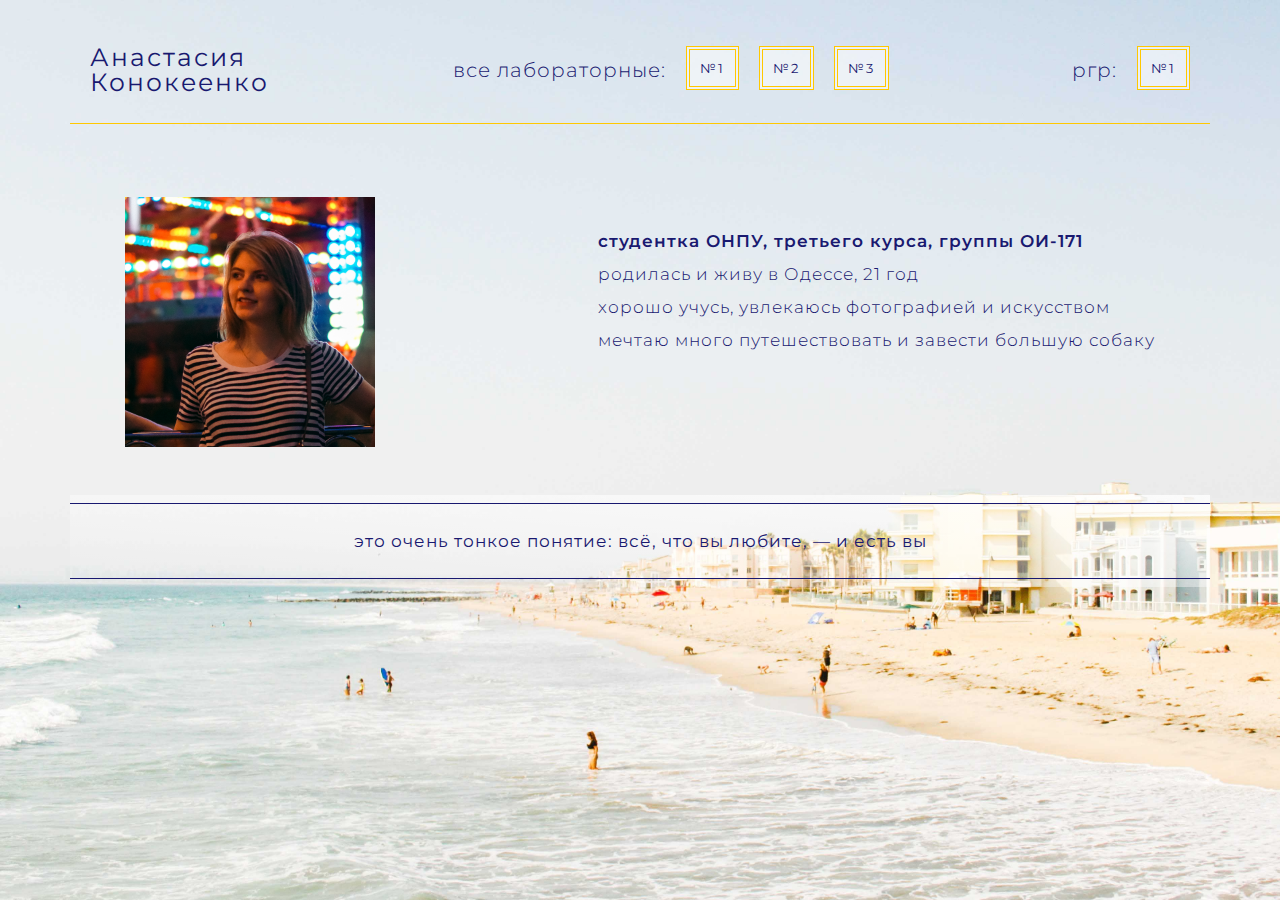
<file: index.html>
<!doctype html>
<html lang="en">
<head>
    <meta charset="UTF-8">
    <meta name="viewport" content="width=device-width, user-scalable=no, initial-scale=1.0, maximum-scale=1.0, minimum-scale=1.0">
    <title>лабораторные работы</title>

    <link href="https://fonts.googleapis.com/css?family=Lora:400|Montserrat:300,400,600&display=swap" rel="stylesheet">

    <link rel="stylesheet" href="css/reset.css">
    <link rel="stylesheet" href="css/main.css">
</head>

<body class="main" style="background-image: url(img/fon1.jpg); background-size: cover;">
    <div class="container">
        <header class="header">
            <a class="logo" href="index.html">
                <p class="logo-text">
                    Анастасия
                </p>
                <p class="logo-text">
                    Конокеенко
                </p>
            </a>
            <ul class="menu">
                <li class="menu-item">
                    <p class="menu-all-lab">все лабораторные:</p>
                </li>
                <li class="menu-item">
                    <a href="index.html">№1</a>
                </li>
                <li class="menu-item">
                    <a href="index2.html">№2</a>
                </li>
                <li class="menu-item">
                    <a href="index3.html">№3</a>
                </li>
            </ul>
            <ul class="menu RGR">
                <li class="menu-item">
                    <p class="menu-all-lab">ргр:</p>
                </li>
                <li class="menu-item">
                    <a href="ргр (one page love)/index.html">№1</a>
                </li>
            </ul>
            <hr class="line-header">
        </header>

        <div class="about">
            <div class="about-photo">
                <img src="img/я.png" alt="это я">
            </div>
            <div class="about-text">
                <p class="about-text-item">
                    <span>студентка ОНПУ, третьего курса, группы ОИ-171</span>
                </p>
                <p class="about-text-item">
                    родилась и живу в Одессе, 21 год
                </p>
                <p class="about-text-item">
                    хорошо учусь, увлекаюсь фотографией и искусством
                </p class="about-text-item">
                    мечтаю много путешествовать и завести большую собаку 
                </p>
            </div>
        </div>

        <footer class="footer-1">
            <div class="quote">
                <hr class="line-footer">
                <p class="quote-text">
                    это очень тонкое понятие: всё, что вы любите, — и есть вы
                </p>
                <hr class="line-footer">
            </div>
        </footer>
    </div>
</body>
</html>
</file>
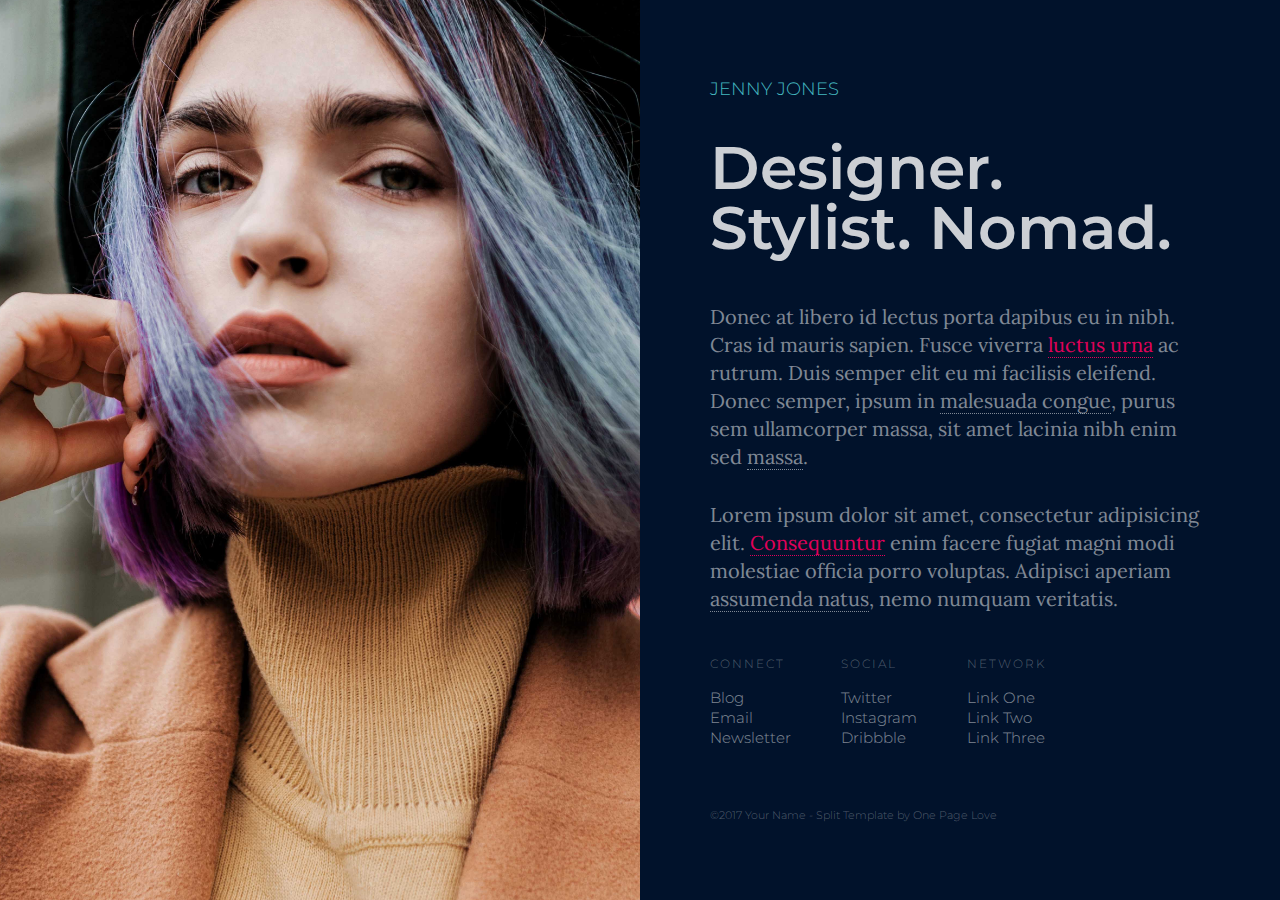
<file: ргр (one page love)/index.html>
<!doctype html>
<html lang="en">
<head>
    <meta charset="UTF-8">
    <meta name="viewport" content="width=device-width, user-scalable=no, initial-scale=1.0, maximum-scale=1.0, minimum-scale=1.0">
    <title>Jenny Jones</title>

    <link href="https://fonts.googleapis.com/css?family=Lora:400|Montserrat:300,400,600&display=swap" rel="stylesheet">

    <link rel="stylesheet" href="css/reset.css">
    <link rel="stylesheet" href="css/main.css">
</head>
<body class="main">
    <div class="wrap">
        <div class="background">
            <span style="background-image: url('images/portrait.jpg')"></span>
        </div>
        <div class="container">
            <div class="about">
                <div class="about-name">
                    <p>JENNY JONES</p>
                </div>
                <div class="about-title">
                    <p>Designer. Stylist. Nomad.</p>
                </div>
                <div class="about-text">
                    <p>
                        Donec at libero id lectus porta dapibus eu in nibh. Cras id mauris sapien. Fusce viverra
                        <a class="text-links-2" href="index2.html">luctus urna</a>
                        ac rutrum. Duis semper elit eu mi facilisis eleifend. Donec semper, ipsum in 
                        <a class="text-links" href="index2.html">malesuada congue</a>,
                        purus sem ullamcorper massa, sit amet lacinia nibh enim sed 
                        <a class="text-links" href="index2.html">massa</a>. 
                    </p>
                    <p>
                        Lorem ipsum dolor sit amet, consectetur adipisicing elit. 
                        <a class="text-links-2" href="index2.html">Consequuntur</a> 
                        enim facere fugiat magni modi molestiae officia porro voluptas. 
                        Adipisci aperiam <a class="text-links" href="index2.html">assumenda natus</a>,
                        nemo numquam veritatis. 
                    </p>
                </div>
            </div>
            <footer class="footer">
                <div class="contact">
                    <div class="contact-block">
                        <div class="contact-title">
                            <p>CONNECT</p>
                        </div>
                        <ul class="contact-links">
                            <li>
                                <a class="contact-links-item" href="index2.html">Blog</a>
                            </li>
                            <li>
                                <a class="contact-links-item" href="index2.html">Email</a>
                            </li>
                            <li>
                                <a class="contact-links-item" href="index2.html">Newsletter</a>
                            </li>
                        </ul>
                    </div>
                    <div class="contact-block">
                        <div class="contact-title">
                            <p>SOCIAL</p>
                        </div>
                        <ul class="contact-links">
                            <li>
                                <a class="contact-links-item" href="https://twitter.com">Twitter</a>
                            </li>
                            <li>
                                <a class="contact-links-item" href="https://instagram.com">Instagram</a>
                            </li>
                            <li>
                                <a class="contact-links-item" href="https://dribbble.com">Dribbble</a>
                            </li>
                        </ul>
                    </div>
                    <div class="contact-block">
                        <div class="contact-title">
                            <p>NETWORK</p>
                        </div>
                        <ul class="contact-links">
                            <li>
                                <a class="contact-links-item" href="index2.html">Link One</a>
                            </li>
                            <li>
                                <a class="contact-links-item" href="index2.html">Link Two</a>
                            </li>
                            <li>
                                <a class="contact-links-item" href="index2.html">Link Three</a>
                            </li>
                        </ul>
                    </div>
                </div>
                <div class="copyright">
                    <p>
                        ©2017
                        <a class="copyright-links" href="index2.html">Your Name</a>
                        -
                        <a class="copyright-links" href="index2.html">Split Template</a>
                        by
                        <a class="copyright-links" href="index2.html">One Page Love</a>
                    </p>
                </div>
            </footer>
        </div>
    </div>
</body>
</html>
</file>
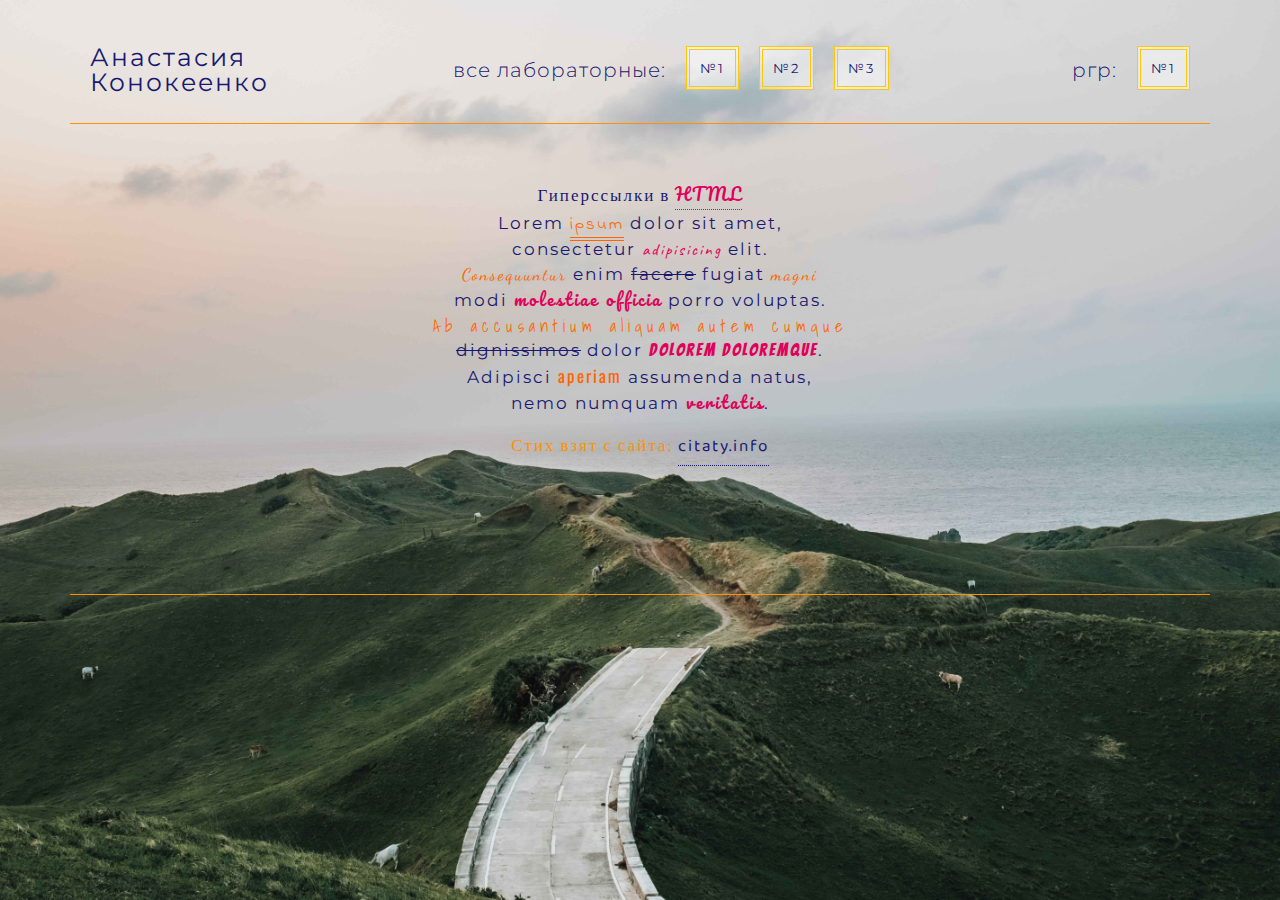
<file: index2.html>
<!doctype html>
<html lang="en">
<head>
    <meta charset="UTF-8">
    <meta name="viewport" content="width=device-width, user-scalable=no, initial-scale=1.0, maximum-scale=1.0, minimum-scale=1.0">
    <title>лабораторные работы</title>

    <link href="https://fonts.googleapis.com/css?family=Lora:400|Montserrat:300,400,600&display=swap" rel="stylesheet">
    <link href="https://fonts.googleapis.com/css2?family=Baloo+Bhaina+2:wght@400;600&family=Bangers&family=Caveat:wght@400;700&family=Comic+Neue:ital,wght@0,400;1,700&family=Dancing+Script:wght@400;700&family=Girassol&family=Indie+Flower&family=Lobster&family=Oswald:wght@200;600&family=Pacifico&family=Raleway:ital,wght@0,500;1,500;1,800&family=Shadows+Into+Light&display=swap" rel="stylesheet">


    <link rel="stylesheet" href="css/reset.css">
    <link rel="stylesheet" href="css/main.css">
</head>

<body class="main" style="background-image: url(img/fon2.jpg); background-size: cover;">
    <div class="container">
        <header class="header">
            <a class="logo" href="index.html">
                <p class="logo-text">
                    Анастасия
                </p>
                <p class="logo-text">
                    Конокеенко
                </p>
            </a>
            <ul class="menu">
                <li class="menu-item">
                    <p class="menu-all-lab">все лабораторные:</p>
                </li>
                <li class="menu-item">
                    <a href="index.html">№1</a>
                </li>
                <li class="menu-item">
                    <a href="index2.html">№2</a>
                </li>
                <li class="menu-item">
                    <a href="index3.html">№3</a>
                </li>
            </ul>
            <ul class="menu RGR">
                <li class="menu-item">
                    <p class="menu-all-lab">ргр:</p>
                </li>
                <li class="menu-item">
                    <a href="ргр (one page love)/index.html">№1</a>
                </li>
            </ul>
            <hr class="line-header-2">
        </header>
        <div class="about">
            <div class="about-font">
                <h1>
                    Гиперссылки в <span>HTML</span>
                </h1>
                <p class="about-font-one">
                    Lorem <span>ipsum</span> dolor sit amet, 
                </p>
                <p class="about-font-two">
                    consectetur <span>adipisicing</span> elit.
                </p>
                <p class="about-font-three">
                    <span>Consequuntur</span> enim <s>facere</s> fugiat <span>magni</span>
                </p>
                <p class="about-font-four">
                    modi <span>molestiae officia</span> porro voluptas.
                </p>
                <p class="about-font-five">
                    Ab accusantium aliquam autem cumque
                </p>
                <p class="about-font-six">
                    <s>dignissimos</s> dolor <span>dolorem doloremque</span>.
                </p>
                <p class="about-font-seven">
                    Adipisci <span>aperiam</span> assumenda natus,
                </p>
                <p class="about-font-eight">
                    nemo numquam <span>veritatis</span>.
                </p>
                <div class="about-link">
                    <p>
                        Стих взят с сайта:
                        <a href="https://citaty.info/random">citaty.info</a>
                    </p>
                </div>
            </div>
            
        </div>
        <footer class="footer">
            <div class="quote">
                <hr class="line-footer-2">
            </div>
        </footer>
    </div>
</body>
</html>
</file>
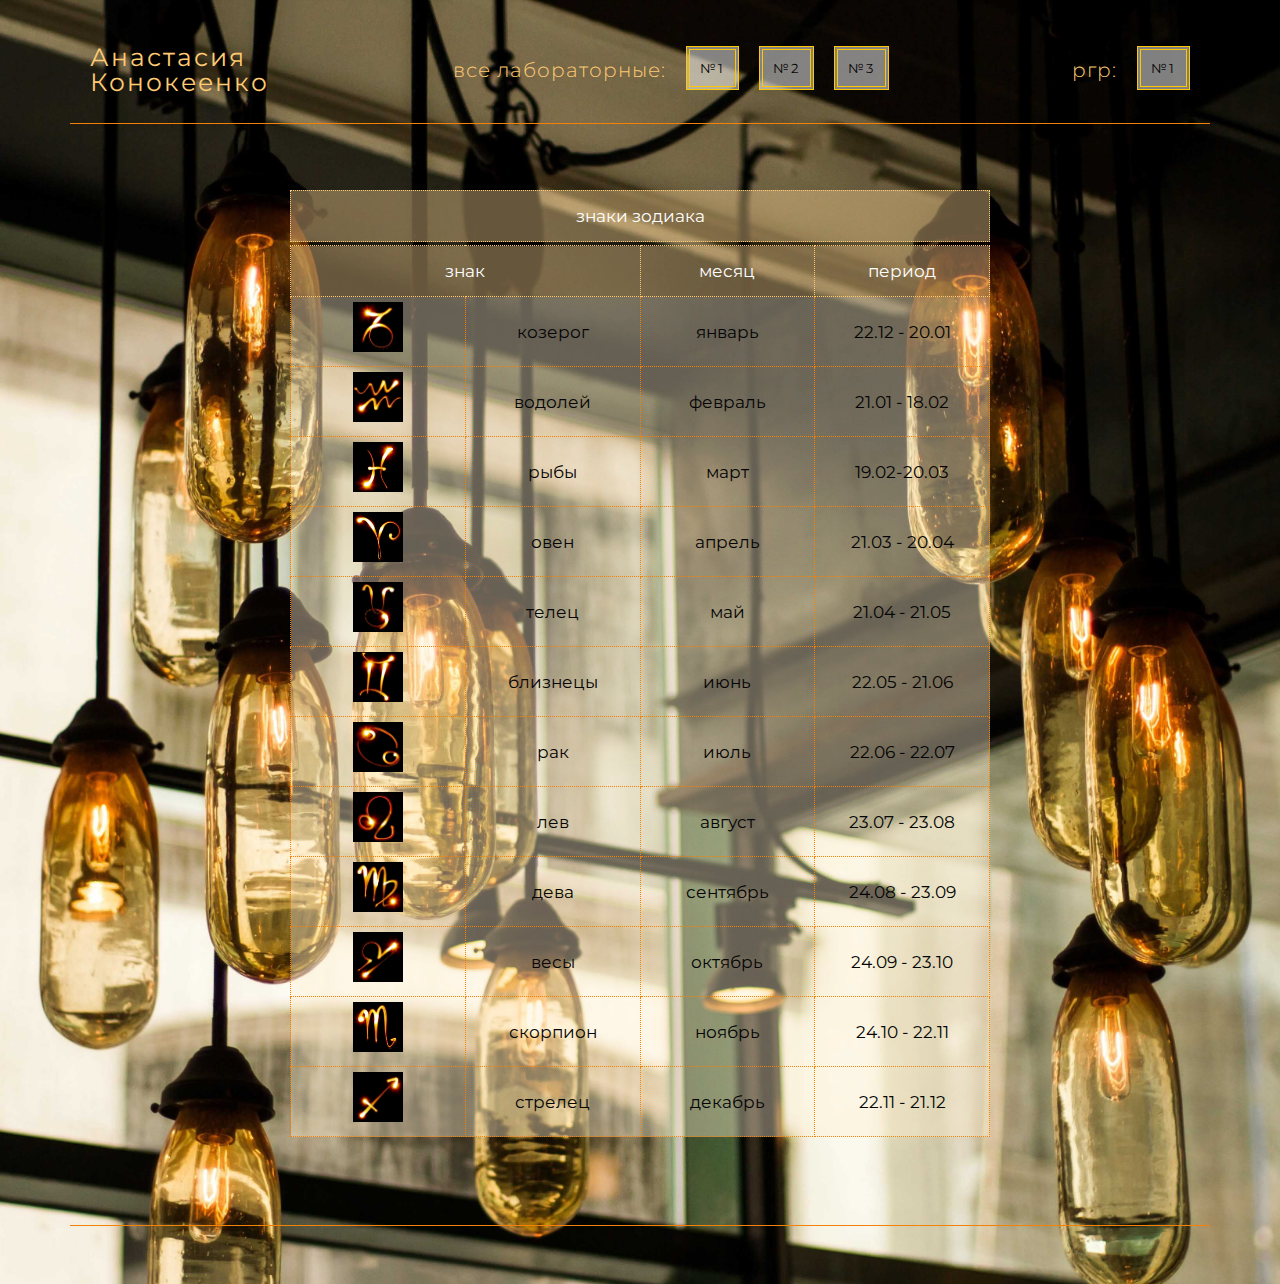
<file: index3.html>
<!doctype html>
<html lang="en">
<head>
    <meta charset="UTF-8">
    <meta name="viewport" content="width=device-width, user-scalable=no, initial-scale=1.0, maximum-scale=1.0, minimum-scale=1.0">
    <title>лабораторные работы</title>

    <link href="https://fonts.googleapis.com/css?family=Lora:400|Montserrat:300,400,600&display=swap" rel="stylesheet">

    <link rel="stylesheet" href="css/reset.css">
    <link rel="stylesheet" href="css/main.css">
</head>

<body class="main" style="background-image: url(img/fon3.jpg); background-size: cover;">
    <div class="container">
        <header class="header">
            <a class="logo logo-zodiac" href="index.html">
                <p class="logo-text">
                    Анастасия
                </p>
                <p class="logo-text">
                    Конокеенко
                </p>
            </a>
            <ul class="menu menu-zodiac">
                <li class="menu-item">
                    <p class="menu-all-lab menu-all-lab-zodiac">все лабораторные:</p>
                </li>
                <li class="menu-item">
                    <a href="index.html">№1</a>
                </li>
                <li class="menu-item">
                    <a href="index2.html">№2</a>
                </li>
                <li class="menu-item">
                    <a href="index3.html">№3</a>
                </li>
            </ul>
            <ul class="menu menu-zodiac RGR">
                <li class="menu-item">
                    <p class="menu-all-lab menu-all-lab-zodiac">ргр:</p>
                </li>
                <li class="menu-item">
                    <a href="ргр (one page love)/index.html">№1</a>
                </li>
            </ul>
            <hr class="line-header-3">
        </header>

        <div class="about-table">
            <table class="table">
                <caption class="table-name">
                    <h1>знаки зодиака</h1>
                </caption>
                <thead class="table-head">
                    <tr class="table-column-name">
                        <th colspan="2">знак</th>
                        <th>месяц</th>
                        <th>период</th>
                    </tr>
                </thead>
                <tbody class="table-body">
                    <tr class="table-column">
                        <td><img src="img/знаки/козерог.png"></td>
                        <td>козерог</td>
                        <td>январь</td>
                        <td>22.12 - 20.01</td>
                    </tr>
                    <tr class="table-column">
                        <td><img src="img/знаки/водолей.png"></td>
                        <td>водолей</td>
                        <td>февраль</td>
                        <td>21.01 - 18.02</td>
                    </tr>
                    <tr class="table-column">
                        <td><img src="img/знаки/рыбы.png"></td>
                        <td>рыбы</td>
                        <td>март</td>
                        <td>19.02-20.03</td>
                    </tr>
                    <tr class="table-column">
                        <td><img src="img/знаки/овен.png"></td>
                        <td>овен</td>
                        <td>апрель</td>
                        <td>21.03 - 20.04</td>
                    </tr>
                    <tr class="table-column">
                        <td><img src="img/знаки/телец.png"></td>
                        <td>телец</td>
                        <td>май</td>
                        <td>21.04 - 21.05</td>
                    </tr>
                    <tr class="table-column">
                        <td><img src="img/знаки/близнецы.png"></td>
                        <td>близнецы</td>
                        <td>июнь</td>
                        <td>22.05 - 21.06</td>
                    </tr>
                    <tr class="table-column">
                        <td><img src="img/знаки/рак.png"></td>
                        <td>рак</td>
                        <td>июль</td>
                        <td>22.06 - 22.07</td>
                    </tr>
                    <tr class="table-column">
                        <td><img src="img/знаки/лев.png"></td>
                        <td>лев</td>
                        <td>август</td>
                        <td>23.07 - 23.08</td>
                    </tr>
                    <tr class="table-column">
                        <td><img src="img/знаки/дева.png"></td>
                        <td>дева</td>
                        <td>сентябрь</td>
                        <td>24.08 - 23.09</td>
                    </tr>
                    <tr class="table-column">
                        <td><img src="img/знаки/весы.png"></td>
                        <td>весы</td>
                        <td>октябрь</td>
                        <td>24.09 - 23.10</td>
                    </tr>
                    <tr class="table-column">
                        <td><img src="img/знаки/скорпион.png"></td>
                        <td>скорпион</td>
                        <td>ноябрь</td>
                        <td>24.10 - 22.11</td>
                    </tr>
                    <tr class="table-column">
                        <td><img src="img/знаки/стрелец.png"></td>
                        <td>стрелец</td>
                        <td>декабрь</td>
                        <td>22.11 - 21.12</td>
                    </tr>
                </tbody>
            </table>
        </div>
        
        <footer class="footer">
            <div class="quote">
                <hr class="line-footer-3">
            </div>
        </footer>
    </div>
</body>
</html>
</file>
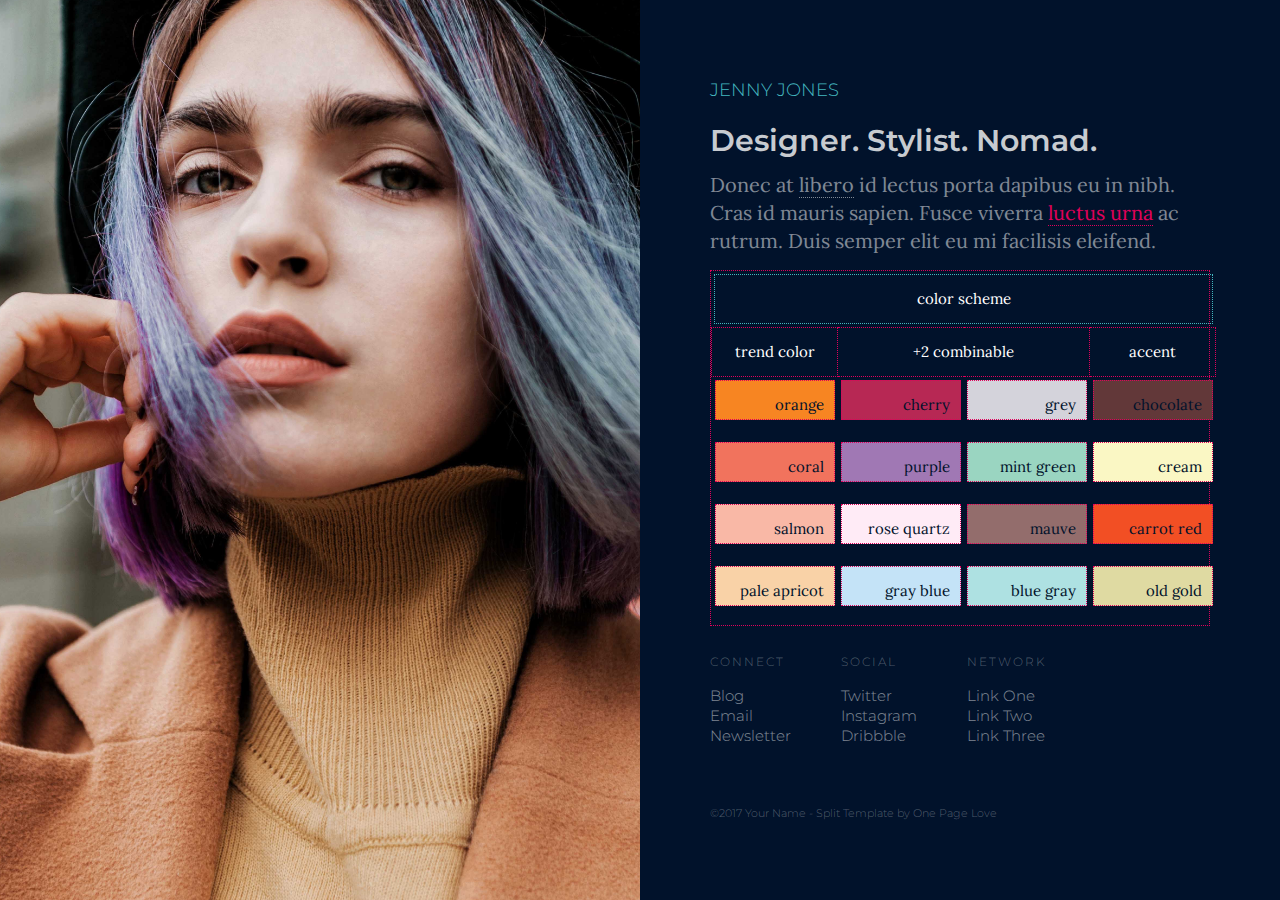
<file: ргр (one page love)/index2.html>
<!doctype html>
<html lang="en">
<head>
    <meta charset="UTF-8">
    <meta name="viewport" content="width=device-width, user-scalable=no, initial-scale=1.0, maximum-scale=1.0, minimum-scale=1.0">
    <title>Jenny Jones</title>

    <link href="https://fonts.googleapis.com/css?family=Lora:400|Montserrat:300,400,600&display=swap" rel="stylesheet">

    <link rel="stylesheet" href="css/reset.css">
    <link rel="stylesheet" href="css/main.css">
</head>
<body class="main">
    <div class="wrap">
        <div class="background">
            <span style="background-image: url('images/portrait.jpg')"></span>
        </div>
        <div class="container">
            <div class="about">
                <div class="about-name-2">
                    <p>JENNY JONES</p>
                </div>
                <div class="about-title-2">
                    <p>Designer. Stylist. Nomad.</p>
                </div>
                <div class="about-text">
                    <p>
                        Donec at <a class="text-links" href="index.html">libero</a> id lectus porta dapibus eu in nibh. Cras id mauris sapien. Fusce viverra
                        <a class="text-links-2" href="index.html">luctus urna</a>
                        ac rutrum. Duis semper elit eu mi facilisis eleifend. 
                    </p>
                </div>
            </div>
            <div class="table">
                <table>
                    <caption class="table-name">
                        <h1>color scheme</h1>
                    </caption>
                    <tr class="table-column">
                        <th>trend color</th>
                        <th colspan="2">+2 combinable</th>
                        <th>accent</th>
                    </tr>
                    <tr>
                        <td class="table-column" rowspan="4">
                            <ul>
                                <li class="orange">orange</li><br>
                                <li class="coral">coral</li><br>
                                <li class="salmon">salmon</li><br>
                                <li class="pale-apricot">pale apricot</li><br>
                            </ul>
                        </td>
                        <td class="table-column" rowspan="4">
                            <ul class="combinable">
                                <li class="cherry">cherry</li><br>
                                <li class="purple">purple</li><br>
                                <li class="rose-quartz">rose quartz</li><br>
                                <li class="gray-blue">gray blue</li><br>
                            </ul>
                        </td>
                        <td class="table-column" rowspan="4">
                            <ul class="combinable">
                                <li class="grey">grey</li><br>
                                <li class="mint-green">mint green</li><br>
                                <li class="mauve">mauve</li><br>
                                <li class="blue-gray">blue gray</li><br>
                            </ul>
                        </td>
                        <td class="table-column" rowspan="4">
                            <ul>
                                <li class="chocolate">chocolate</li><br>
                                <li class="cream">cream</li><br>
                                <li class="carrot-red">carrot red</li><br>
                                <li class="old-gold">old gold</li><br>
                            </ul>
                        </td>
                    </tr>
                </table>
            </div>
            <footer class="footer">
                <div class="contact">
                    <div class="contact-block">
                        <div class="contact-title">
                            <p>CONNECT</p>
                        </div>
                        <ul class="contact-links">
                            <li>
                                <a class="contact-links-item" href="index.html">Blog</a>
                            </li>
                            <li>
                                <a class="contact-links-item" href="index.html">Email</a>
                            </li>
                            <li>
                                <a class="contact-links-item" href="index.html">Newsletter</a>
                            </li>
                        </ul>
                    </div>
                    <div class="contact-block">
                        <div class="contact-title">
                            <p>SOCIAL</p>
                        </div>
                        <ul class="contact-links">
                            <li>
                                <a class="contact-links-item" href="https://twitter.com">Twitter</a>
                            </li>
                            <li>
                                <a class="contact-links-item" href="https://instagram.com">Instagram</a>
                            </li>
                            <li>
                                <a class="contact-links-item" href="https://dribbble.com">Dribbble</a>
                            </li>
                        </ul>
                    </div>
                    <div class="contact-block">
                        <div class="contact-title">
                            <p>NETWORK</p>
                        </div>
                        <ul class="contact-links">
                            <li>
                                <a class="contact-links-item" href="index.html">Link One</a>
                            </li>
                            <li>
                                <a class="contact-links-item" href="index.html">Link Two</a>
                            </li>
                            <li>
                                <a class="contact-links-item" href="index.html">Link Three</a>
                            </li>
                        </ul>
                    </div>
                </div>
                <div class="copyright">
                    <p>
                        ©2017
                        <a class="copyright-links" href="index.html">Your Name</a>
                        -
                        <a class="copyright-links" href="index.html">Split Template</a>
                        by
                        <a class="copyright-links" href="index.html">One Page Love</a>
                    </p>
                </div>
            </footer>
        </div>
    </div>
</body>
</html>
</file>
<file: css/main.css>
* {
    box-sizing: border-box;
}

a {
    text-decoration: none;
}

html, 
body {
    font-family: 'Montserrat', sans-serif;
    width: 100%;
    height: 100%;
}

body {
    background-repeat: no-repeat;
    background-size: cover;
    -o-background-size: 100%;
}

.container {
    width: 100%;
    padding: 0px 70px;
    display: flex;
    flex-flow: column wrap;
    justify-content: center;
}

.header {
    display: flex;
    align-items: center;
    position: relative;
    z-index: 10;
    justify-content: space-between;
    flex-flow: row wrap;
    padding: 25px 0px;
}

.logo {
    color: rgb(25, 25, 112);
    font-size: 25px;
    letter-spacing: 2px;
    float: left;
    margin: 20px;
}

.menu-all-lab {
    color: rgb(25, 25, 112);
    font-size: 20px;
    letter-spacing: 1px;
    font-weight: 300;
}

.menu {
    color: rgb(25, 25, 112);
    display: flex;
    float: right;
    margin-right: 20px;
}

.menu-item a {
    font-size: 13px;
    font-weight: 400;
    margin-left: 20px;
    text-transform: uppercase;
    font-family: 'Montserrat', sans-serif;
    background: rgba(255, 255, 255, 0.5);
    color: rgb(25, 25, 112);
    border: 4px rgb(255, 200, 0) double;
    padding: 10px 10px;
    letter-spacing: 2px;
}

.menu-item:hover a {
    color: rgb(224, 1, 90);
    border: 4px #44b8c0 double;
    transition: .5s color ease-in-out;
    transition: .5s border ease-in-out;
}

.line-header {
    background-color: rgb(255, 200, 0);
    border: none;
    width: 100%;
    height: 1px;
}

.line-footer {
    border: none;
    background-color: rgb(25, 25, 112);
    width: 100%;
    height: 1px;
}

.about,
.quote-text {
    font-family: 'Montserrat', sans-serif;
    color: rgb(25, 25, 112);
    font-size: 17px;
    font-weight: 300;
    letter-spacing: 1px;
    width: 100%;
    padding: 15px 0;
    line-height: 28px;
}

.about-photo {
    float: left;
}

.about-photo img {
    width: 300px;
    height: 300px;
    padding: 25px;
    margin-left: 30px;
}

.about-text {
    float: right;
    margin: 55px;
}

.about-text span {
    font-weight: 600;
}

.quote-text {
    font-weight: 400;
}

.about-text-item {
    margin-bottom: 5px;
}

.about-all {
    margin-top: 50px;
    margin-bottom: 50px;
    padding: 40px 50px;
}

.footer-1 {
    background: linear-gradient(to bottom left, rgba(255, 255, 255, 0.8), rgba(0, 0, 0, 0) );
}

.quote-text{
    text-align: center;
}



/* lab 2 */

.about-font {
    font-size: 17px;
    font-weight: 400;
    padding: 10px;
    margin-bottom: 50px;
    letter-spacing: 2px;
    text-align: center;
    line-height: 25px;
}

.line-header-2,
.line-footer-2 {
    border: none;
    background-color: rgb(255, 145, 0);
    width: 100%;
    height: 1px;
}

.about-font h1 {
    font-family: 'Baloo Bhaina 2', cursive;
}

.about-font h1 span {
    font-family: 'Pacifico', cursive;
    color: rgb(224, 1, 90);
    border-bottom: rgb(224, 1, 90) dotted 1px;
}

.about-font-one span {
    font-family: 'Indie Flower', cursive;
    color: rgb(255, 100, 0);
    border-bottom: 4px rgb(255, 100, 0) double;
}

.about-font-two span {
    font-family: 'Caveat', cursive;
    color: rgb(224, 1, 90);
}

.about-font-three span {
    font-family: 'Dancing Script', cursive;
    color: rgb(255, 100, 0);
}

.about-font-four span,
.about-font-eight span { 
    font-family: 'Pacifico', cursive;
    color: rgb(224, 1, 90);
}

.about-font-five {
    font-family: 'Shadows Into Light', cursive;
    letter-spacing: 5px;
    color: rgb(255, 100, 0);
}

.about-font-six span {
    font-family: 'Bangers', cursive;
    color: rgb(224, 1, 90);
}

.about-font-seven span {
    font-family: 'Oswald', sans-serif;
    color: rgb(255, 100, 0);
}

.about-link p {
    font-family: 'Baloo Bhaina 2', cursive;
    color: rgb(255, 145, 0);
    margin-top: 20px;
}

.about-link a {
    color: rgb(25, 25, 112);
    border-bottom: rgb(25, 25, 112) dotted 1px;
    transition-duration: .5s;
}

.about-link a:hover {
    color: rgb(255, 145, 0);
    border-bottom: rgb(255, 145, 0) dotted 1px;
    transition-duration: .5s;
}



/* lab 3 */

.about-table {
    padding: 30px 0px;
    font-family: 'Montserrat', sans-serif;
    font-size: 17px;
    font-weight: 400;
    line-height: 30px;
}

.line-header-3,
.line-footer-3 {
    background-color: rgb(245, 130, 8);
    border: none;
    width: 100%;
    height: 1px;
}

.logo-zodiac,
.menu-all-lab-zodiac {
    color: rgb(254, 202, 115);
}

.menu-zodiac a {
    color: rgb(5, 5, 5);
    background: rgba(255, 255, 255, 0.5);
}

.table {
    width: 100%;
    margin: auto;
    max-width: 700px;
}

.table tr {
    display: table-row;
}

.table-name h1,
.table-column-name th {
    color: #fff;
    border: rgb(254, 202, 115) dotted 1px;
    margin: 3px 0px;
    padding: 10px;
    background: rgba(255, 215, 150, 0.4);
}

.table-column td {
    width: 120px;
    height: 40px;
    padding: 5px;
    font-weight: 400;
    color: rgb(5, 5, 5);
    text-align: center;
    vertical-align: middle;
    border: rgb(245, 130, 8) dotted 1px;
    background: rgba(255, 240, 210, 0.4);
}

.table-column td img {
    width: 50px;
    height: 50px;
    float: inherit;
} 

.footer {
    padding: 50px 0px;
}
</file>
<file: ргр (one page love)/css/main.css>
* {
    box-sizing: border-box;
}

html, body {
    font-family: 'Montserrat', sans-serif;
    background: rgb(1, 18, 43);
    color: rgba(255, 255, 255, 0.8);
    width: 100%;
    height: 100%;
}

body {
    min-height: 800px;
    animation: opacityAnimation 1.2s ease-in-out;
}

@keyframes opacityAnimation {
    from {
        opacity: 0;
    }
    to {
        opacity: 1;
    }
}

.wrap {
    display: flex;
    height: 100%;
}

.background {
    width: 50%;
    overflow: hidden;
    position: relative;
}

.background span {
    position: absolute;
    left: 0;
    top: 0;
    width: 100%;
    height: 100%;
    display: block;
    background-size: cover;
    background-repeat: no-repeat;
    background-position: top center;
    transition: .5s transform ease-in-out;
}

.background:hover span {
    transform: scale(1.2)
}

.container {
    width: 50%;
    padding: 30px 70px; 
    display: flex;
    flex-flow: column wrap;
    justify-content: center;
}

.about-name {
    padding-bottom: 40px;
    font-size: 18px;
    font-weight: 300;
    color: #44b8c0;
}

.about-name-2 {
    padding-bottom: 27px;
    font-size: 18px;
    font-weight: 300;
    color: #44b8c0;
}

.about-title p {
    font-size: 60px;
    font-weight: 600;
    padding-bottom: 30px;
}

.about-title-2 p {
    font-size: 30px;
    font-weight: 600;
}

.about-text p {
    font-family: 'Lora', serif;
    font-size: 20px;
    font-weight: 400;
    padding: 15px 0;
    color: rgba(255, 255, 255, 0.5);
    line-height: 28px;
}

a {
    text-decoration: none;
}

.text-links {
    color: rgba(255, 255, 255, 0.5);
    border-bottom: rgba(255, 255, 255, 0.5) dotted 1px;
    transition-duration: .5s;
}

.text-links:hover {
    color: rgb(224, 1, 90);
    border-bottom: rgb(224, 1, 90) dotted 1px;
}

.text-links-2 {
    color: rgb(224, 1, 90);
    border-bottom: rgb(224, 1, 90) dotted 1px;
    transition-duration: .5s;
}

.text-links-2:hover {
    color: #44b8c0;
    border-bottom: #44b8c0 dotted 1px;
    transition-duration: .5s;
}

.about {
    width: 100%;
}

.table {
    width: 100%;
    border: rgb(224, 1, 90) dotted 1px;
    max-width: 507px;
}

.table tr {
    display: table-row;
}

.table-name h1,
.table-column th{
    color: #fff;
    border: rgb(224, 1, 90) dotted 1px;
    margin: 3px;
    padding: 10px;
    font-family: 'Lora', serif;
    font-size: 15px;
    font-weight: 400;
    line-height: 28px;
}

.table-name h1 {
    border: #44b8c0 dotted 1px;
}

.table-column li {
    font-family: 'Lora', serif;
    font-size: 15px;
    font-weight: 400;
    color: rgb(1, 18, 43);
    line-height: 28px;
    text-align: right;
    width: 120px;
    height: 40px;
    border: rgb(224, 1, 90) dotted 1px;
    margin: 3px;
    padding: 10px;
}

.orange {
    background-color: #f78522;
}

.coral {
    background-color: #f1735d;
}

.salmon {
    background-color: #f9b8a6;
}

.pale-apricot {
    background-color: #f9d2a7;
}

.cherry {
    background-color: #b72854;
}

.purple {
    background-color: #a078b4;
}

.rose-quartz {
    background-color: #ffebf6;
}

.gray-blue {
    background-color: #c4e3f7;
}

.grey {
    background-color: #d4d3db;
}

.mint-green {
    background-color: #9ad5c1;
}

.mauve {
    background-color: #936d6c;
}

.blue-gray {
    background-color: #aee1e2;
}

.chocolate {
    background-color: #623839;
}

.cream {
    background-color: #faf7c4;
}

.carrot-red {
    background-color: #f24f24;
}

.old-gold {
    background-color: #dfdaa2;
}

.contact {
    display: flex;
    font-size: 15px;
    padding-bottom: 30px;
}

.contact-block {
    padding: 30px 0;
    padding-right: 50px;
}

.contact-title p {
    font-size: 12px;
    font-weight: 300;
    color: rgba(255, 255, 255, 0.3);
    padding-bottom: 20px;
    letter-spacing: 2px;
}

.contact-links li {
    margin-bottom: 5px;
}

.contact-links a {
    font-size: 15px;
    font-weight: 300;
    color: rgba(255, 255, 255, 0.5);
    transition: .5s color ease-in-out;
}

.contact-links-item {
    transition-duration: .5s;
}

.contact-links-item:hover {
    color: rgb(224, 1, 90);
}

.copyright p {
    font-size: 11px;
    font-weight: 300;
    color: rgba(255, 255, 255, 0.3);
}

.copyright-links {
    color: rgba(255, 255, 255, 0.3);
    transition-duration: .5s;
}

.copyright-links:hover {
    color: rgb(224, 1, 90);
}

@media (max-width: 1024px) {
    .container {
        padding: 25px;
    }
}
  
@media (max-width: 767px) {
    .wrap {
        display: flex;
        height: auto;
        flex-flow: column wrap;
    }
    
    .background {
        width: 100%;
        height: 450px;
        overflow: hidden;
        position: relative;
    }
    
    .container {
        width: 100%;
        padding: 21px;
        display: flex;
        flex-flow: column wrap;
        justify-content: center;
        box-sizing: border-box;
    }
    
    .about-title p {
        font-size: 22px;
        font-weight: 600;
    }

    .table {
        width: 100%;
    }

    .contact-block {
        padding: 0;
        padding-right: 20px;
    }
}
  
@media (max-width: 460px) {
    .background {
        width: 100%;
    }
}
</file>
